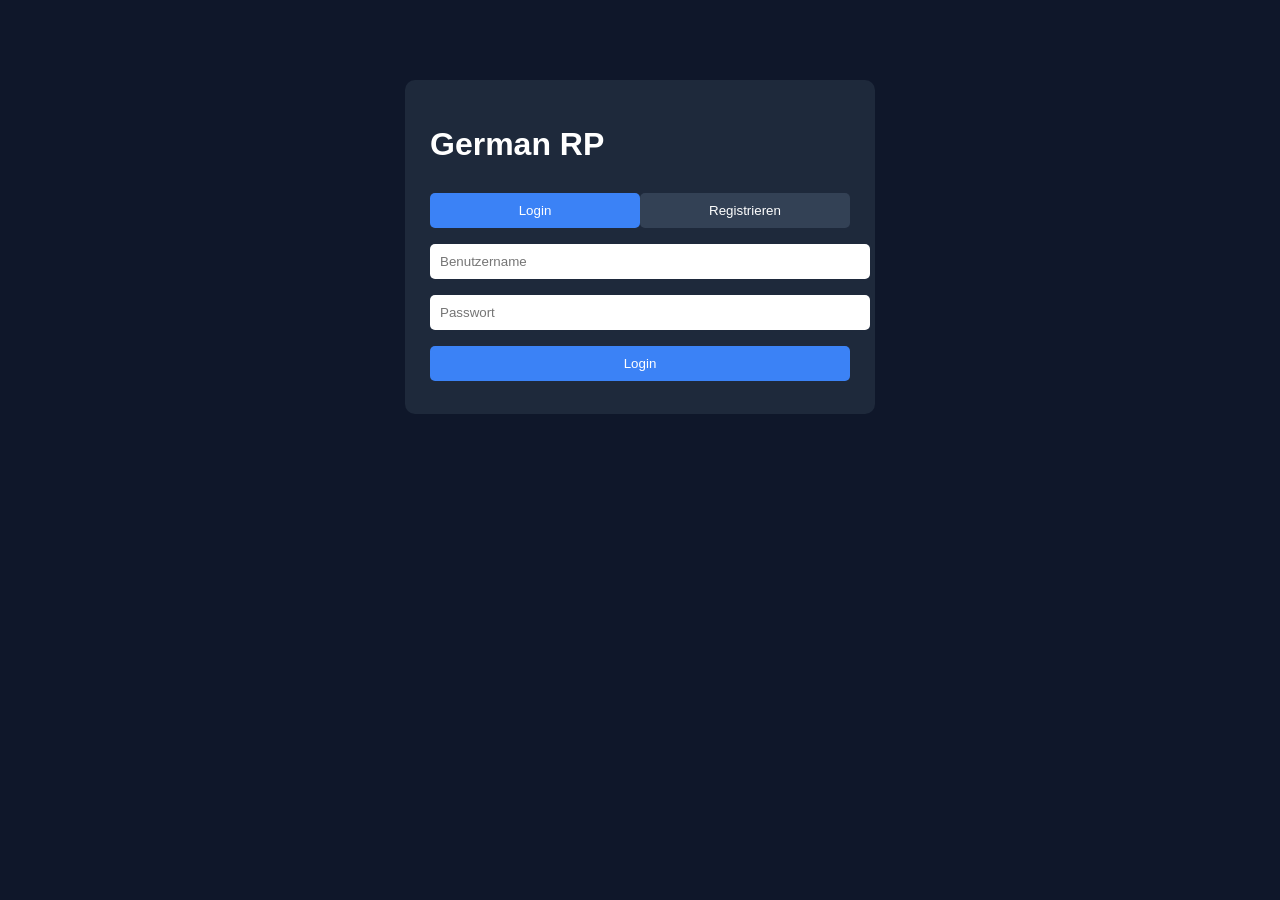
<file: index.html>
<!DOCTYPE html>
<html lang="de">
<head>
    <meta charset="UTF-8">
    <title>German RP – Team Login</title>
    <link rel="stylesheet" href="style.css">
</head>
<body>

<div class="box">
    <h1>German RP</h1>

    <div class="tabs">
        <button onclick="showTab('login')" id="loginTab" class="active">Login</button>
        <button onclick="showTab('register')" id="registerTab">Registrieren</button>
    </div>

    <!-- LOGIN -->
    <div id="login">
        <input id="loginName" placeholder="Benutzername">
        <input id="loginPass" type="password" placeholder="Passwort">
        <button>Login</button>
    </div>

    <!-- REGISTER -->
    <div id="register" class="hidden">
        <input id="regName" placeholder="Benutzername">
        <input id="regMail" type="email" placeholder="E-Mail">
        <input id="regDiscord" placeholder="Discord Benutzer-ID">
        <input id="regPass" type="password" placeholder="Passwort">

        <label>
            <input type="checkbox" id="privacy">
            Ich akzeptiere die <a href="datenschutz.html" target="_blank">Datenschutzerklärung</a>
        </label>

        <button onclick="register()">Registrieren</button>
    </div>

    <!-- CODE -->
    <div id="verify" class="hidden">
        <input id="code" placeholder="6-stelliger Code">
        <button onclick="verify()">Bestätigen</button>
    </div>
</div>

<script src="script.js"></script>
</body>
</html>
</file>
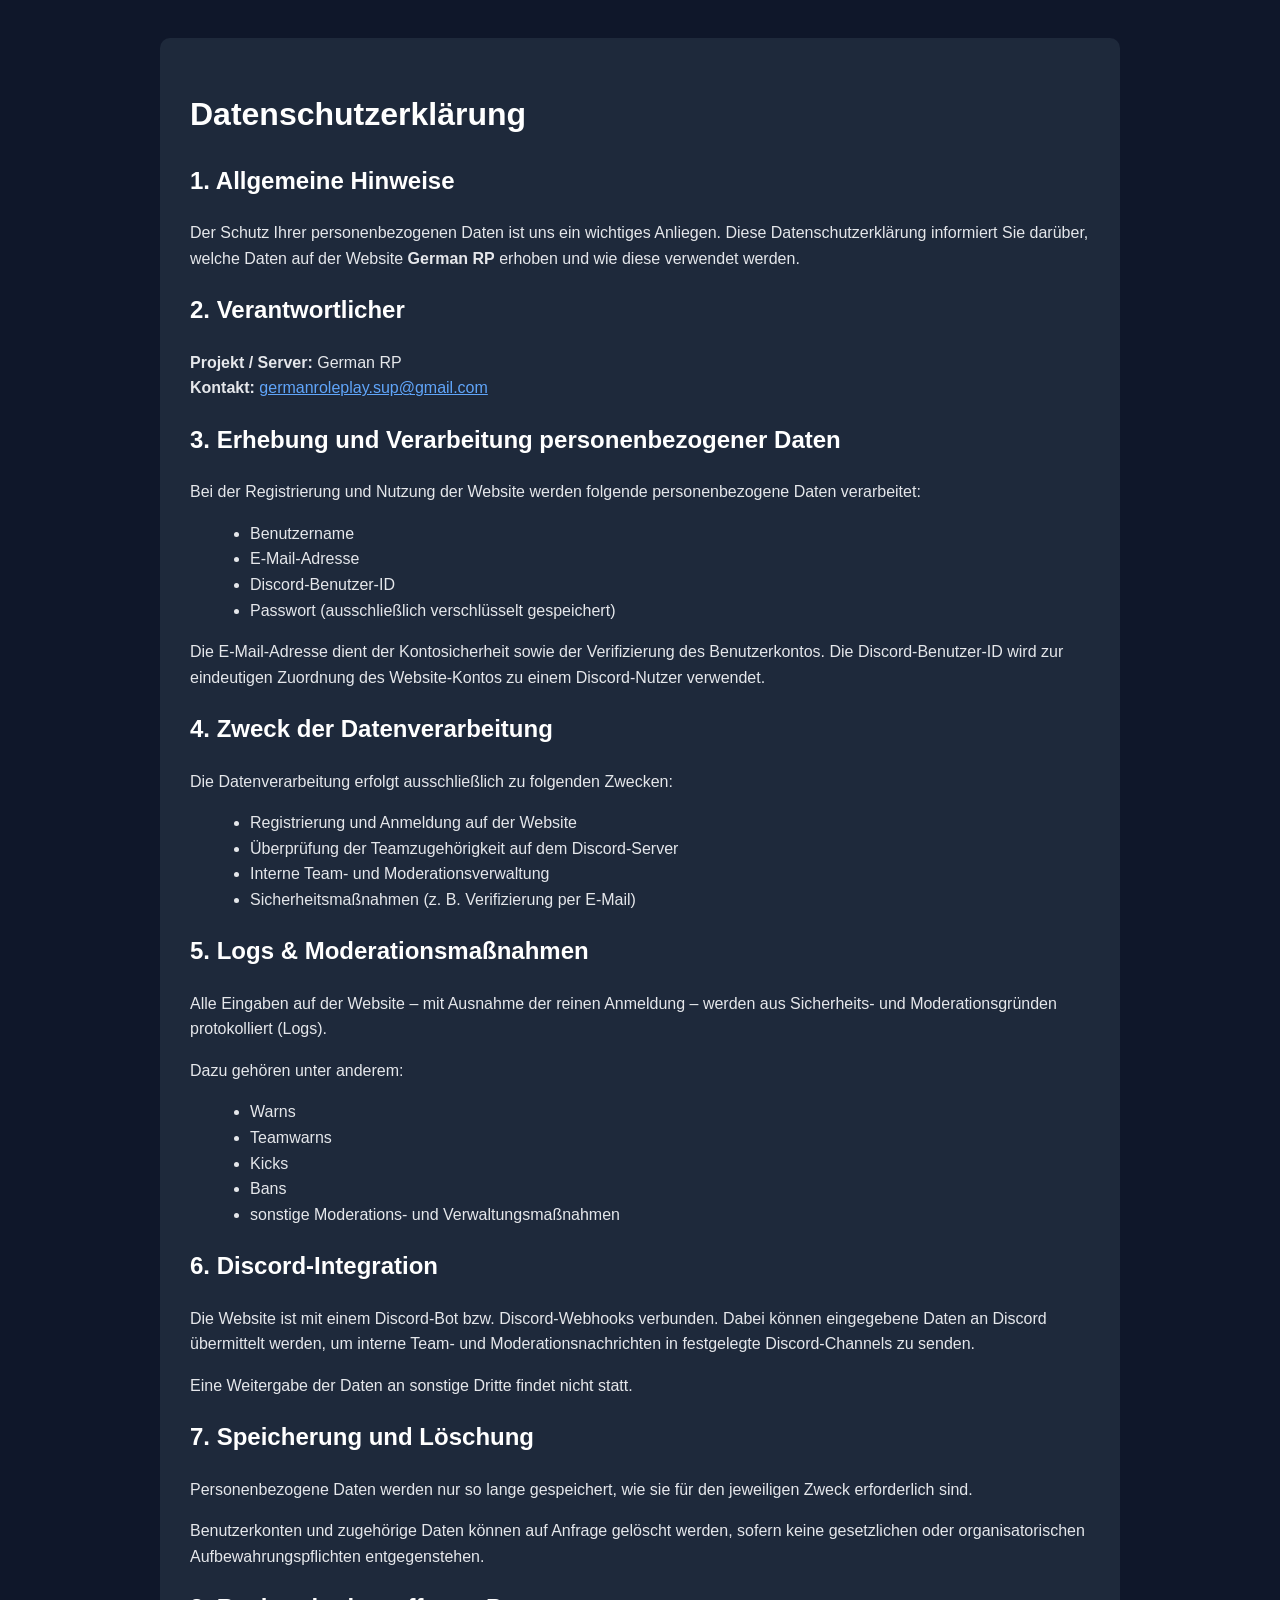
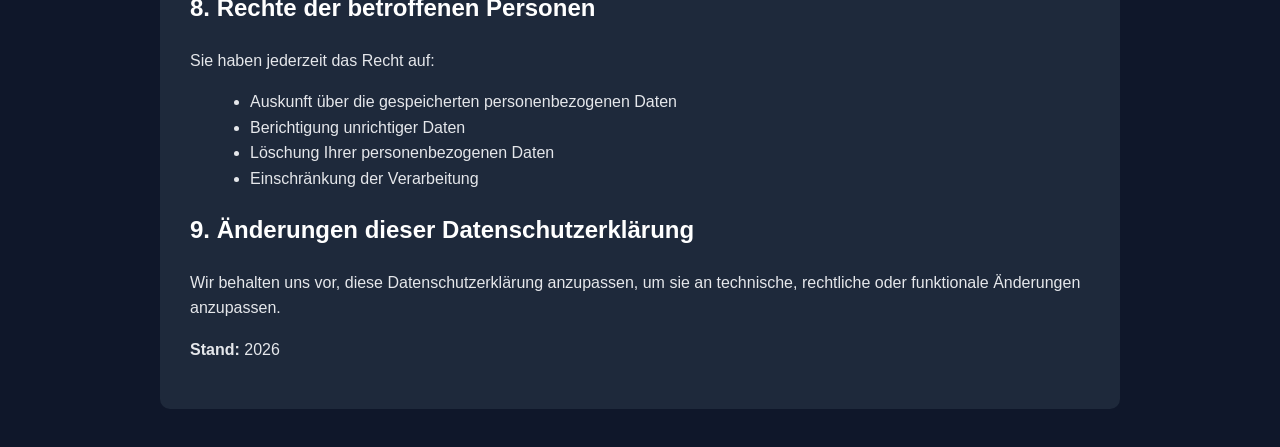
<file: datenschutz.html>
<!DOCTYPE html>
<html lang="de">
<head>
    <meta charset="UTF-8">
    <title>Datenschutzerklärung – German RP</title>
    <meta name="viewport" content="width=device-width, initial-scale=1.0">
    <style>
        body {
            background: #0f172a;
            color: #e5e7eb;
            font-family: Arial, sans-serif;
            padding: 30px;
            line-height: 1.6;
        }
        h1, h2 {
            color: #ffffff;
        }
        a {
            color: #60a5fa;
        }
        ul {
            margin-left: 20px;
        }
        .box {
            max-width: 900px;
            margin: auto;
            background: #1e293b;
            padding: 30px;
            border-radius: 10px;
        }
    </style>
</head>
<body>

<div class="box">

<h1>Datenschutzerklärung</h1>

<h2>1. Allgemeine Hinweise</h2>
<p>
Der Schutz Ihrer personenbezogenen Daten ist uns ein wichtiges Anliegen.
Diese Datenschutzerklärung informiert Sie darüber, welche Daten auf der Website
<strong>German RP</strong> erhoben und wie diese verwendet werden.
</p>

<h2>2. Verantwortlicher</h2>
<p>
<strong>Projekt / Server:</strong> German RP<br>
<strong>Kontakt:</strong>
<a href="mailto:germanroleplay.sup@gmail.com">germanroleplay.sup@gmail.com</a>
</p>

<h2>3. Erhebung und Verarbeitung personenbezogener Daten</h2>
<p>
Bei der Registrierung und Nutzung der Website werden folgende personenbezogene Daten verarbeitet:
</p>

<ul>
    <li>Benutzername</li>
    <li>E-Mail-Adresse</li>
    <li>Discord-Benutzer-ID</li>
    <li>Passwort (ausschließlich verschlüsselt gespeichert)</li>
</ul>

<p>
Die E-Mail-Adresse dient der Kontosicherheit sowie der Verifizierung des Benutzerkontos.
Die Discord-Benutzer-ID wird zur eindeutigen Zuordnung des Website-Kontos zu einem Discord-Nutzer verwendet.
</p>

<h2>4. Zweck der Datenverarbeitung</h2>
<p>
Die Datenverarbeitung erfolgt ausschließlich zu folgenden Zwecken:
</p>

<ul>
    <li>Registrierung und Anmeldung auf der Website</li>
    <li>Überprüfung der Teamzugehörigkeit auf dem Discord-Server</li>
    <li>Interne Team- und Moderationsverwaltung</li>
    <li>Sicherheitsmaßnahmen (z. B. Verifizierung per E-Mail)</li>
</ul>

<h2>5. Logs & Moderationsmaßnahmen</h2>
<p>
Alle Eingaben auf der Website – mit Ausnahme der reinen Anmeldung –
werden aus Sicherheits- und Moderationsgründen protokolliert (Logs).
</p>

<p>Dazu gehören unter anderem:</p>
<ul>
    <li>Warns</li>
    <li>Teamwarns</li>
    <li>Kicks</li>
    <li>Bans</li>
    <li>sonstige Moderations- und Verwaltungsmaßnahmen</li>
</ul>

<h2>6. Discord-Integration</h2>
<p>
Die Website ist mit einem Discord-Bot bzw. Discord-Webhooks verbunden.
Dabei können eingegebene Daten an Discord übermittelt werden, um interne
Team- und Moderationsnachrichten in festgelegte Discord-Channels zu senden.
</p>

<p>
Eine Weitergabe der Daten an sonstige Dritte findet nicht statt.
</p>

<h2>7. Speicherung und Löschung</h2>
<p>
Personenbezogene Daten werden nur so lange gespeichert, wie sie für den jeweiligen Zweck erforderlich sind.
</p>

<p>
Benutzerkonten und zugehörige Daten können auf Anfrage gelöscht werden,
sofern keine gesetzlichen oder organisatorischen Aufbewahrungspflichten entgegenstehen.
</p>

<h2>8. Rechte der betroffenen Personen</h2>
<p>Sie haben jederzeit das Recht auf:</p>

<ul>
    <li>Auskunft über die gespeicherten personenbezogenen Daten</li>
    <li>Berichtigung unrichtiger Daten</li>
    <li>Löschung Ihrer personenbezogenen Daten</li>
    <li>Einschränkung der Verarbeitung</li>
</ul>

<h2>9. Änderungen dieser Datenschutzerklärung</h2>
<p>
Wir behalten uns vor, diese Datenschutzerklärung anzupassen,
um sie an technische, rechtliche oder funktionale Änderungen anzupassen.
</p>

<p>
<strong>Stand:</strong> 2026
</p>

</div>

</body>
</html>
</file>
<file: style.css>
body {
    background:#0f172a;
    font-family:Arial;
    color:white;
}

.box {
    width:420px;
    margin:80px auto;
    background:#1e293b;
    padding:25px;
    border-radius:10px;
}

input, button {
    width:100%;
    padding:10px;
    margin:8px 0;
    border-radius:5px;
    border:none;
}

button {
    background:#3b82f6;
    color:white;
    cursor:pointer;
}

.tabs {
    display:flex;
}

.tabs button {
    flex:1;
    background:#334155;
}

.tabs button.active {
    background:#3b82f6;
}

.hidden {
    display:none;
}
</file>
